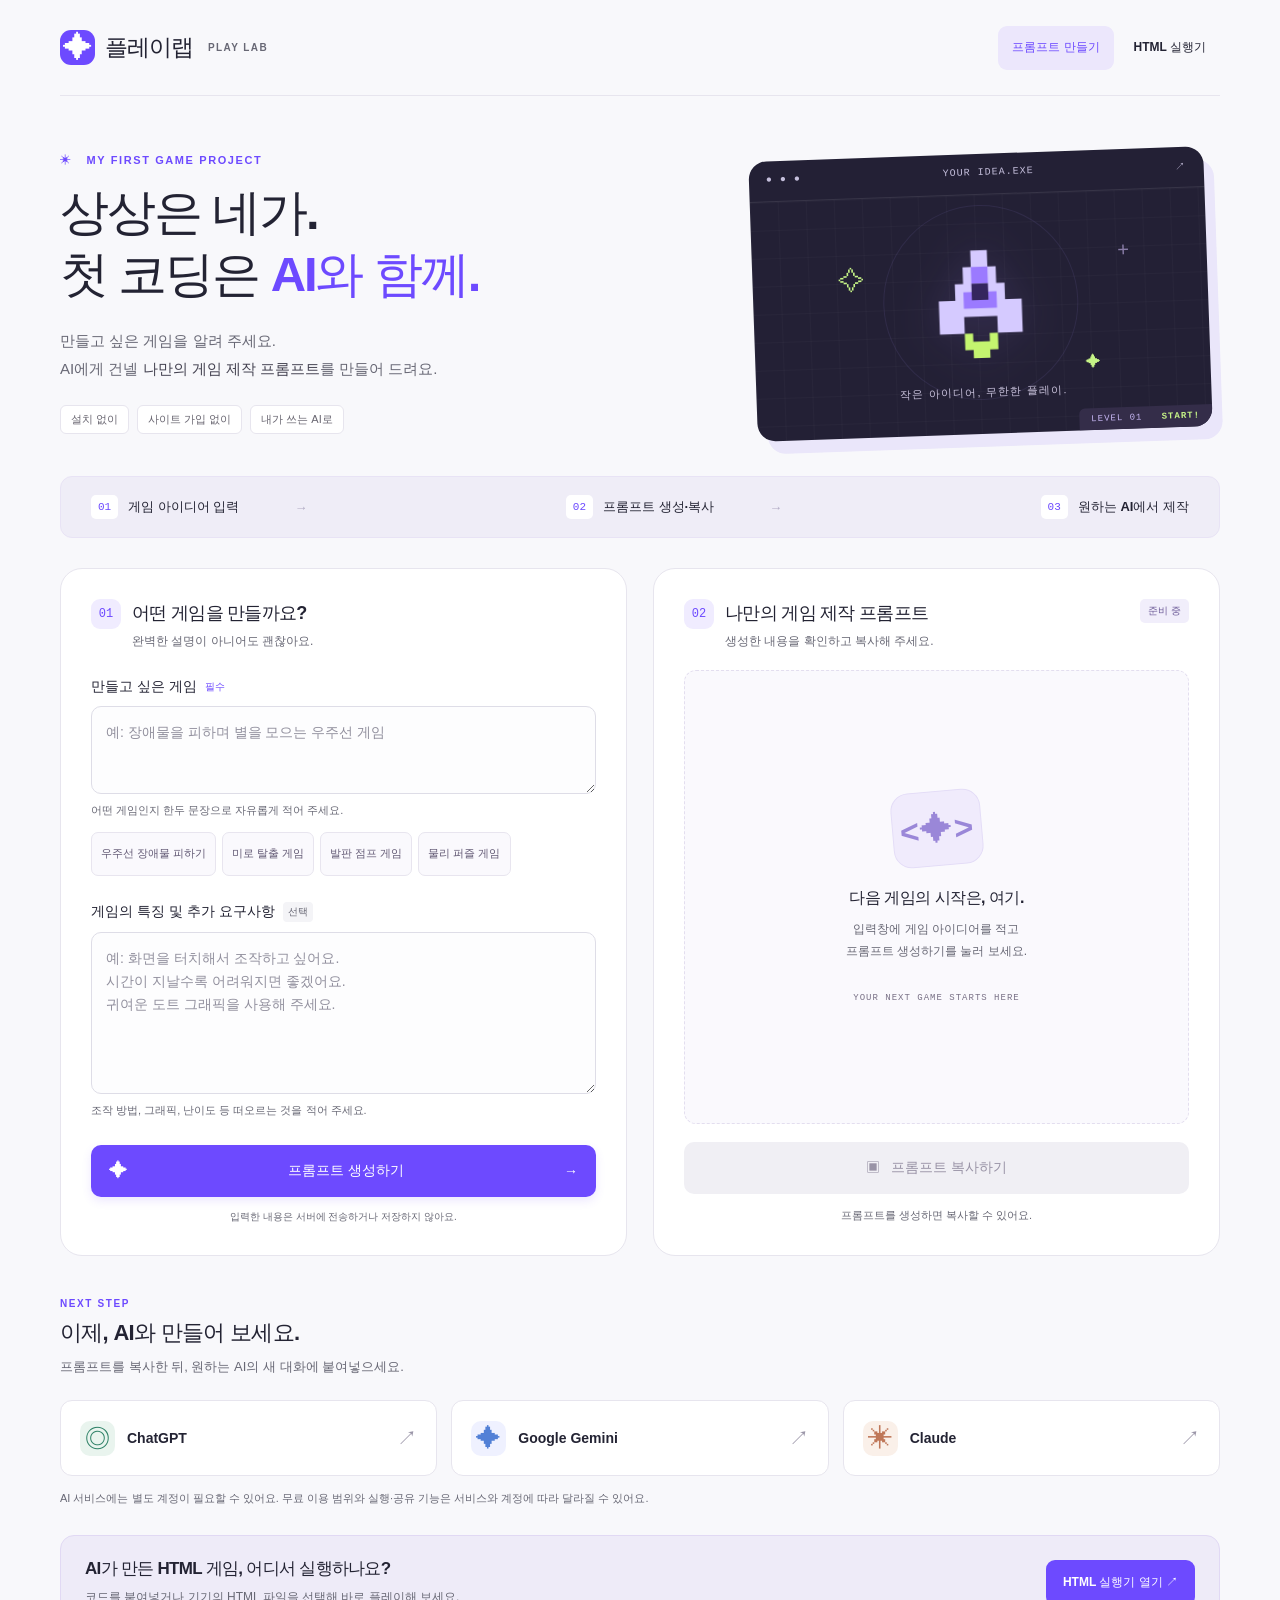
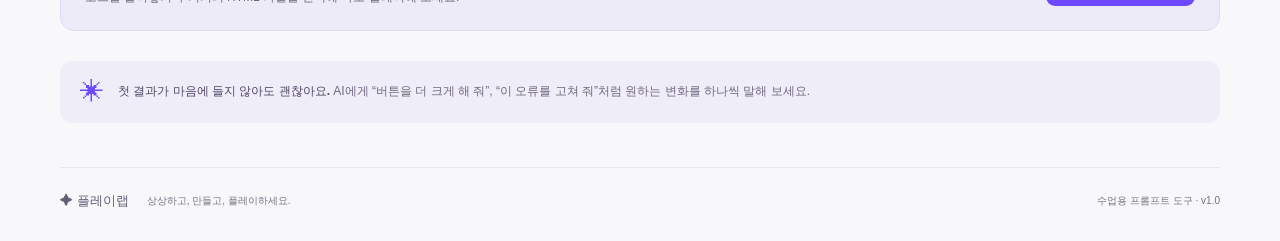
<file: index.html>
<!doctype html>
<html lang="ko"><head><meta charset="utf-8"><meta name="viewport" content="width=device-width, initial-scale=1"><meta name="theme-color" content="#6d4aff"><title>플레이랩 — 나의 첫 게임 만들기</title><link rel="icon" href="./assets/favicon.svg" type="image/svg+xml"><link rel="stylesheet" href="./css/styles.css"><link rel="stylesheet" href="./css/runner.css"><script defer src="./js/config.js"></script><script defer src="./js/prompt.js"></script><script defer src="./js/app.js"></script></head>
<body><a class="skip-link" href="#game-name">입력으로 바로 가기</a>
<header class="site-header wrap"><a class="brand" href="./"><span class="brand-mark" aria-hidden="true">✦</span> 플레이랩 <span class="brand-en">PLAY LAB</span></a><nav class="lab-nav" aria-label="주요 메뉴"><a href="./index.html" aria-current="page">프롬프트 만들기</a><a href="./runner.html">HTML 실행기</a></nav></header>
<main class="wrap">
<section class="hero" aria-labelledby="hero-title"><div><p class="eyebrow">✳ &nbsp; MY FIRST GAME PROJECT</p><h1 id="hero-title">상상은 네가.<br>첫 코딩은 <span>AI와 함께.</span></h1><p class="hero-description">만들고 싶은 게임을 알려 주세요.<br>AI에게 건넬 <strong>나만의 게임 제작 프롬프트</strong>를 만들어 드려요.</p><div class="hero-tags"><span>설치 없이</span><span>사이트 가입 없이</span><span>내가 쓰는 AI로</span></div></div>
<div class="game-art" aria-hidden="true"><div class="art-top"><span>● ● ●</span><span>YOUR IDEA.EXE</span><span>↗</span></div><div class="game-grid"><span class="star star-a">✧</span><span class="star star-b">+</span><span class="star star-c">✦</span><span class="orbit"></span><svg class="pixel-ship" viewBox="0 0 140 140"><path fill="#d5caff" d="M60 10h20v20h10v20h10v20h20v40H90V90H50v20H20V70h20V50h10V30h10z"/><path fill="#9b7aff" d="M60 30h20v20H60zm-10 30h40v20H50z"/><path fill="#34265e" d="M60 50h20v20H60z"/><path fill="#c4f56f" d="M50 110h10v20H50zm30 0h10v20H80zm-20 10h20v20H60z"/></svg><span class="art-label">작은 아이디어, 무한한 플레이.</span><span class="art-chip">LEVEL 01 &nbsp; <b>START!</b></span></div></div></section>
<ol class="steps" aria-label="이용 순서"><li><span>01</span> 게임 아이디어 입력</li><li><span>02</span> 프롬프트 생성·복사</li><li><span>03</span> 원하는 AI에서 제작</li></ol>
<div class="workspace"><section class="panel editor" aria-labelledby="input-title"><div class="section-heading"><span class="step-icon" aria-hidden="true">01</span><div><h2 id="input-title">어떤 게임을 만들까요?</h2><p>완벽한 설명이 아니어도 괜찮아요.</p></div></div><form id="prompt-form" novalidate><div id="fields"></div><p id="form-error" class="error" role="alert" hidden></p><button class="button primary generate" type="submit"><span aria-hidden="true">✦</span> 프롬프트 생성하기 <span aria-hidden="true">→</span></button><p class="privacy-note">입력한 내용은 서버에 전송하거나 저장하지 않아요.</p></form></section>
<section class="panel result" aria-labelledby="output-title"><div class="section-heading"><span class="step-icon" aria-hidden="true">02</span><div><h2 id="output-title">나만의 게임 제작 프롬프트</h2><p id="output-description">생성한 내용을 확인하고 복사해 주세요.</p></div><span id="result-badge" class="badge">준비 중</span></div><div id="empty-state" class="empty-state"><span class="empty-symbol" aria-hidden="true">&lt;✦&gt;</span><h3>다음 게임의 시작은, 여기.</h3><p>입력창에 게임 아이디어를 적고<br>프롬프트 생성하기를 눌러 보세요.</p><span class="empty-caption">YOUR NEXT GAME STARTS HERE</span></div><div id="result-content" hidden><p id="stale-message" class="stale" hidden>입력이 바뀌었어요. 다시 생성하면 수정 내용이 반영돼요.</p><label class="sr-only" for="prompt-output">완성된 프롬프트</label><textarea id="prompt-output" class="prompt-output" readonly spellcheck="false" aria-describedby="output-description"></textarea><div class="output-meta"><span>게임 제작 요청서</span><span id="character-count"></span></div></div><button id="copy-button" class="button copy" type="button" disabled>▣ &nbsp; 프롬프트 복사하기</button><p id="copy-status" class="copy-status" role="status" aria-live="polite">프롬프트를 생성하면 복사할 수 있어요.</p><div id="manual-copy" class="manual-copy" hidden><p>자동 복사를 사용할 수 없어요. 아래 버튼으로 전체 선택한 뒤, 선택 영역을 길게 누르거나 Ctrl+C / ⌘C로 복사해 주세요.</p><button id="select-button" class="button secondary" type="button">프롬프트 전체 선택</button></div></section></div>
<section class="ai-section" aria-labelledby="ai-title"><div class="ai-intro"><p class="eyebrow">NEXT STEP</p><h2 id="ai-title">이제, AI와 만들어 보세요.</h2><p>프롬프트를 복사한 뒤, 원하는 AI의 새 대화에 붙여넣으세요.</p></div><div id="ai-links" class="ai-links"></div><p class="service-note">AI 서비스에는 별도 계정이 필요할 수 있어요. 무료 이용 범위와 실행·공유 기능은 서비스와 계정에 따라 달라질 수 있어요.</p></section>
<section class="runner-entry" aria-labelledby="runner-entry-title"><div><h2 id="runner-entry-title">AI가 만든 HTML 게임, 어디서 실행하나요?</h2><p>코드를 붙여넣거나 기기의 HTML 파일을 선택해 바로 플레이해 보세요.</p></div><a href="./runner.html">HTML 실행기 열기 ↗</a></section><aside class="tip"><span aria-hidden="true">✳</span><p><strong>첫 결과가 마음에 들지 않아도 괜찮아요.</strong> AI에게 “버튼을 더 크게 해 줘”, “이 오류를 고쳐 줘”처럼 원하는 변화를 하나씩 말해 보세요.</p></aside></main>
<footer class="wrap footer"><span class="footer-brand">✦ 플레이랩</span><span>상상하고, 만들고, 플레이하세요.</span><span>수업용 프롬프트 도구 · v1.0</span></footer><noscript><p>브라우저 설정에서 JavaScript를 허용해 주세요.</p></noscript></body></html>
</file>
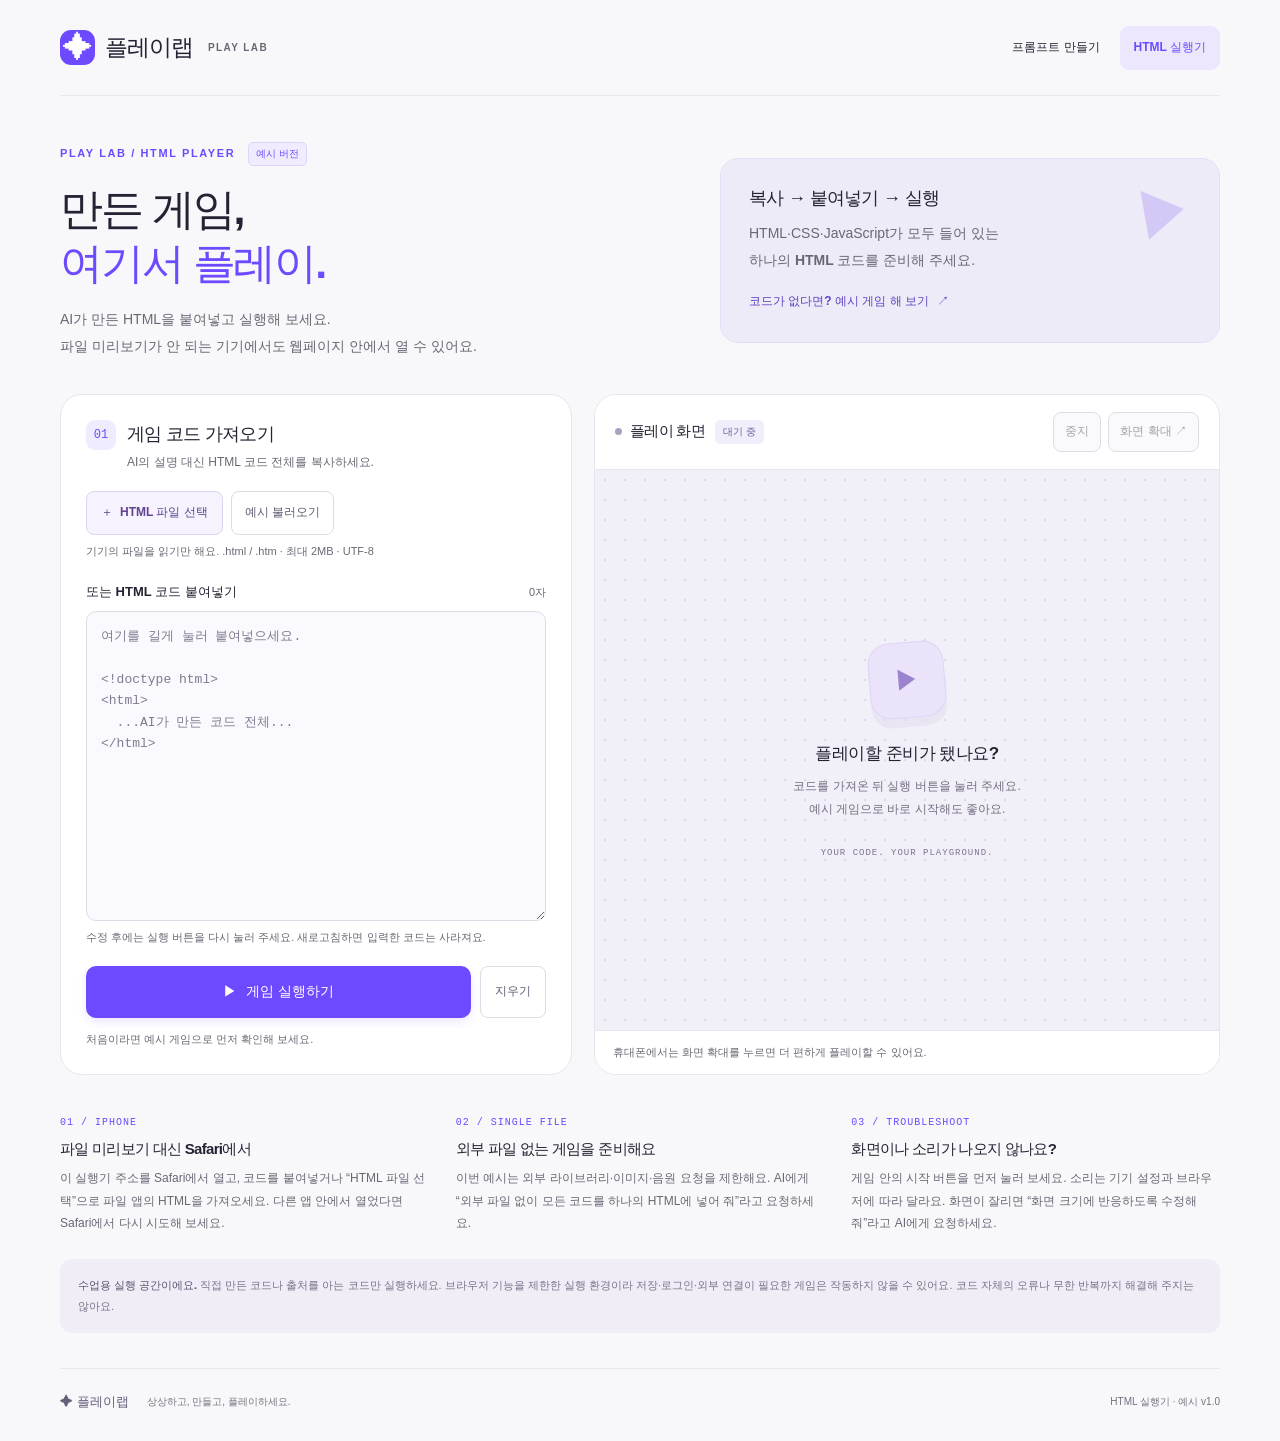
<file: runner.html>
<!doctype html>
<html lang="ko">
<head>
  <meta charset="utf-8">
  <meta name="viewport" content="width=device-width, initial-scale=1, viewport-fit=cover">
  <meta name="theme-color" content="#6d4aff">
  <meta name="description" content="AI가 만든 HTML 게임을 붙여넣거나 기기에서 선택해서 실행하는 플레이랩 실험실">
  <title>HTML 실행기 — 플레이랩</title>
  <link rel="icon" href="./assets/favicon.svg" type="image/svg+xml">
  <link rel="stylesheet" href="./css/styles.css">
  <link rel="stylesheet" href="./css/runner.css">
  <script defer src="./js/runner-core.js"></script>
  <script defer src="./js/runner-example.js"></script>
  <script defer src="./js/runner.js"></script>
</head>
<body class="runner-page">
<a class="skip-link" href="#html-code">HTML 입력으로 바로 가기</a>
<header class="site-header wrap">
  <a class="brand" href="./index.html"><span class="brand-mark" aria-hidden="true">✦</span> 플레이랩 <span class="brand-en">PLAY LAB</span></a>
  <nav class="lab-nav" aria-label="주요 메뉴"><a href="./index.html">프롬프트 만들기</a><a href="./runner.html" aria-current="page">HTML 실행기</a></nav>
</header>
<main class="wrap">
  <section class="runner-hero" aria-labelledby="runner-title">
    <div><p class="eyebrow">PLAY LAB / HTML PLAYER <span class="version-tag">예시 버전</span></p><h1 id="runner-title">만든 게임,<br><span>여기서 플레이.</span></h1><p>AI가 만든 HTML을 붙여넣고 실행해 보세요.<br>파일 미리보기가 안 되는 기기에서도 웹페이지 안에서 열 수 있어요.</p></div>
    <div class="runner-guide"><span class="guide-symbol" aria-hidden="true">▶</span><h2>복사 → 붙여넣기 → 실행</h2><p>HTML·CSS·JavaScript가 모두 들어 있는<br><strong>하나의 HTML 코드</strong>를 준비해 주세요.</p><button id="load-example-top" class="text-button" type="button">코드가 없다면? 예시 게임 해 보기 <span aria-hidden="true">↗</span></button></div>
  </section>
  <div class="runner-workspace">
    <section class="panel code-panel" aria-labelledby="code-title">
      <div class="section-heading"><span class="step-icon" aria-hidden="true">01</span><div><h2 id="code-title">게임 코드 가져오기</h2><p>AI의 설명 대신 HTML 코드 전체를 복사하세요.</p></div></div>
      <div class="import-row"><label class="file-button" for="html-file"><span aria-hidden="true">＋</span> HTML 파일 선택<input id="html-file" type="file" accept=".html,.htm,text/html" aria-describedby="file-help"></label><button id="load-example" class="small-button" type="button">예시 불러오기</button></div>
      <p id="file-help" class="field-hint">기기의 파일을 읽기만 해요. .html / .htm · 최대 2MB · UTF-8</p>
      <div class="code-label"><label for="html-code">또는 HTML 코드 붙여넣기</label><span id="code-count">0자</span></div>
      <textarea id="html-code" class="code-input" spellcheck="false" autocapitalize="off" autocomplete="off" autocorrect="off" aria-describedby="code-help" placeholder="여기를 길게 눌러 붙여넣으세요.&#10;&#10;&lt;!doctype html&gt;&#10;&lt;html&gt;&#10;  ...AI가 만든 코드 전체...&#10;&lt;/html&gt;"></textarea>
      <p id="code-help" class="field-hint">수정 후에는 실행 버튼을 다시 눌러 주세요. 새로고침하면 입력한 코드는 사라져요.</p>
      <div class="run-actions"><button id="run-code" class="button primary" type="button"><span aria-hidden="true">▶</span> 게임 실행하기</button><button id="clear-code" class="small-button" type="button">지우기</button></div>
      <p id="editor-status" class="editor-status" role="status" aria-live="polite">처음이라면 예시 게임으로 먼저 확인해 보세요.</p>
    </section>
    <section id="preview-panel" class="panel preview-panel" aria-labelledby="preview-title">
      <div class="preview-bar"><div class="preview-heading"><span class="live-dot" aria-hidden="true"></span><h2 id="preview-title">플레이 화면</h2><span id="run-state" class="badge">대기 중</span></div><div class="preview-actions"><button id="stop-code" class="small-button" type="button" disabled>중지</button><button id="expand-preview" class="small-button" type="button" disabled aria-expanded="false" aria-controls="preview-panel">화면 확대 ↗</button></div></div>
      <div id="frame-container" class="frame-container"><div id="preview-empty" class="preview-empty"><span aria-hidden="true" class="preview-icon">▶</span><h3>플레이할 준비가 됐나요?</h3><p>코드를 가져온 뒤 실행 버튼을 눌러 주세요.<br>예시 게임으로 바로 시작해도 좋아요.</p><span class="preview-caption">YOUR CODE. YOUR PLAYGROUND.</span></div></div>
      <p id="preview-status" class="preview-status" role="status" aria-live="polite">휴대폰에서는 화면 확대를 누르면 더 편하게 플레이할 수 있어요.</p>
    </section>
  </div>
  <section id="diagnostics" class="diagnostics" aria-labelledby="diagnostics-title" hidden><h2 id="diagnostics-title">실행 중 확인할 내용</h2><p>아래 메시지를 코드와 함께 AI에게 보여 주고 수정을 요청해 보세요.</p><ul id="error-list"></ul></section>
  <section class="runner-tips" aria-label="실행 도움말">
    <article><span class="tip-number">01 / IPHONE</span><h2>파일 미리보기 대신 Safari에서</h2><p>이 실행기 주소를 Safari에서 열고, 코드를 붙여넣거나 “HTML 파일 선택”으로 파일 앱의 HTML을 가져오세요. 다른 앱 안에서 열었다면 Safari에서 다시 시도해 보세요.</p></article>
    <article><span class="tip-number">02 / SINGLE FILE</span><h2>외부 파일 없는 게임을 준비해요</h2><p>이번 예시는 외부 라이브러리·이미지·음원 요청을 제한해요. AI에게 “외부 파일 없이 모든 코드를 하나의 HTML에 넣어 줘”라고 요청하세요.</p></article>
    <article><span class="tip-number">03 / TROUBLESHOOT</span><h2>화면이나 소리가 나오지 않나요?</h2><p>게임 안의 시작 버튼을 먼저 눌러 보세요. 소리는 기기 설정과 브라우저에 따라 달라요. 화면이 잘리면 “화면 크기에 반응하도록 수정해 줘”라고 AI에게 요청하세요.</p></article>
  </section>
  <aside class="runner-note"><strong>수업용 실행 공간이에요.</strong> 직접 만든 코드나 출처를 아는 코드만 실행하세요. 브라우저 기능을 제한한 실행 환경이라 저장·로그인·외부 연결이 필요한 게임은 작동하지 않을 수 있어요. 코드 자체의 오류나 무한 반복까지 해결해 주지는 않아요.</aside>
</main>
<footer class="wrap footer"><a class="footer-brand" href="./index.html">✦ 플레이랩</a><span>상상하고, 만들고, 플레이하세요.</span><span>HTML 실행기 · 예시 v1.0</span></footer>
<noscript><p>게임을 실행하려면 브라우저에서 JavaScript를 허용해 주세요.</p></noscript>
</body></html>
</file>
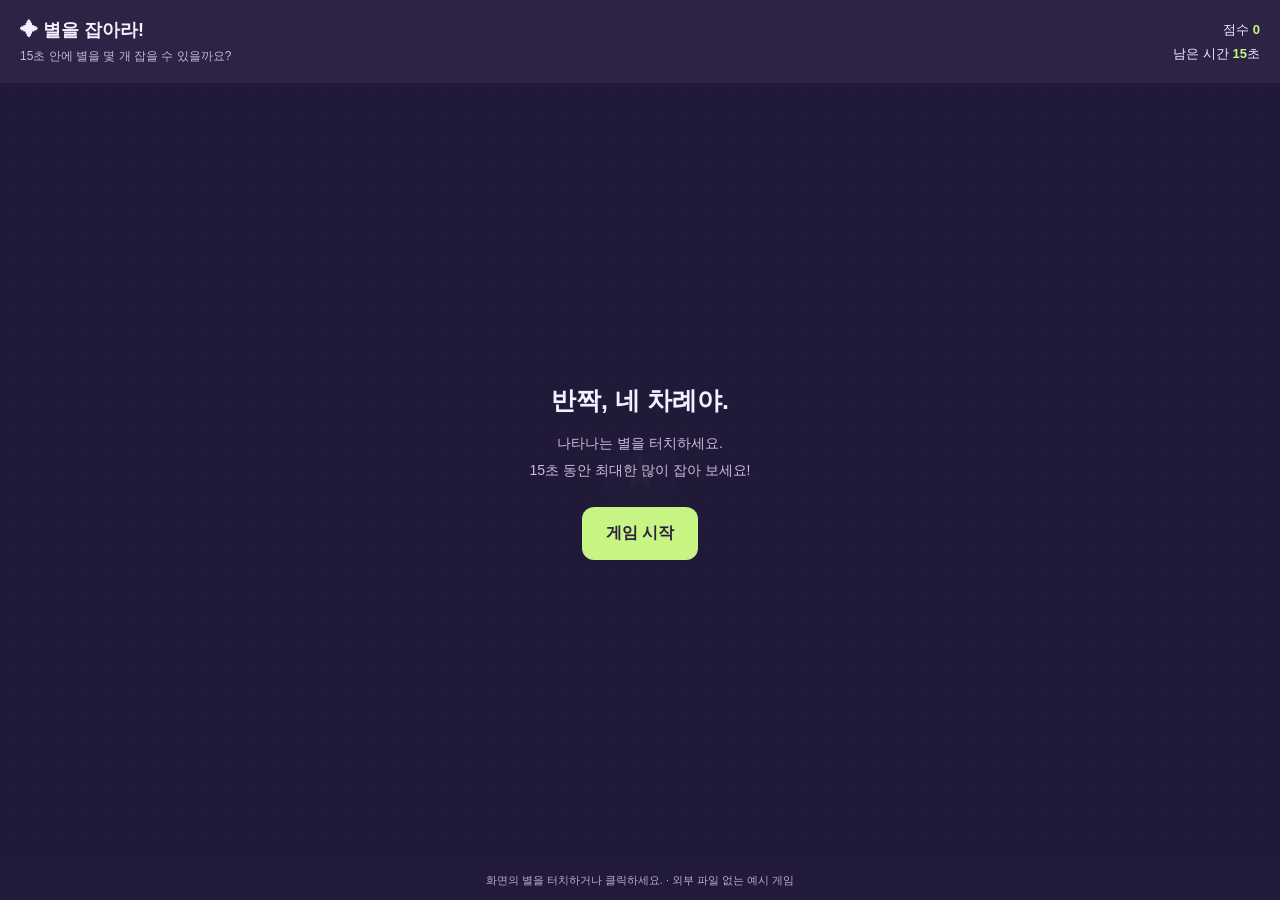
<file: examples/star-game.html>
<!doctype html>
<html lang="ko"><head><meta charset="utf-8"><meta name="viewport" content="width=device-width, initial-scale=1">
<title>별을 잡아라!</title>
<style>
*{box-sizing:border-box}body{margin:0;background:#211a38;color:#f5f0ff;font-family:-apple-system,BlinkMacSystemFont,sans-serif;min-height:100vh;min-height:100dvh;display:flex;flex-direction:column}
header{display:flex;align-items:center;justify-content:space-between;gap:12px;padding:18px 20px;background:#2c2345}h1{font-size:18px;margin:0}header p{font-size:12px;margin:6px 0 0;color:#c5b8da}.stats{text-align:right;white-space:nowrap;font-size:13px;line-height:1.8}.stats b{color:#c7f483}
#stage{flex:1;min-height:180px;position:relative;overflow:hidden;background-image:radial-gradient(#ffffff16 1px,transparent 1px);background-size:24px 24px}
#star{position:absolute;left:50%;top:50%;transform:translate(-50%,-50%);height:68px;width:68px;border:1px solid #ead897;border-radius:21px;font-size:44px;color:#fbe88e;background:#f3dd7420;touch-action:manipulation;cursor:pointer;line-height:1;box-shadow:0 0 35px #f3dd7416}
#star:active{background:#f3dd7460}#star:disabled{opacity:.4;cursor:default}
#overlay{position:absolute;inset:0;display:flex;align-items:center;justify-content:center;flex-direction:column;text-align:center;background:#211a38ef;padding:24px}
#overlay[hidden]{display:none}#overlay h2{font-size:25px;margin:0 0 13px}#overlay p{font-size:14px;color:#c8bddd;line-height:1.9;margin:0 0 24px}#start{border:0;border-radius:12px;padding:16px 24px;font-size:16px;font-weight:700;color:#2a2140;background:#c7f483;min-height:52px;cursor:pointer}
footer{padding:12px 16px;text-align:center;font-size:11px;color:#bbacd0}
@media(max-height:350px){header{padding:10px 16px}header p{display:none}#overlay h2{font-size:20px;margin-bottom:5px}#overlay p{margin-bottom:10px}footer{padding:6px}}
</style></head><body>
<header><div><h1>✦ 별을 잡아라!</h1><p>15초 안에 별을 몇 개 잡을 수 있을까요?</p></div><div class="stats">점수 <b id="score">0</b><br>남은 시간 <b id="time">15</b>초</div></header>
<main id="stage"><button id="star" type="button" aria-label="별 잡기" disabled>★</button><div id="overlay"><h2 id="title">반짝, 네 차례야.</h2><p id="description">나타나는 별을 터치하세요.<br>15초 동안 최대한 많이 잡아 보세요!</p><button id="start" type="button">게임 시작</button></div></main>
<footer>화면의 별을 터치하거나 클릭하세요. · 외부 파일 없는 예시 게임</footer>
<script>
(function(){
const stage=document.getElementById('stage'),star=document.getElementById('star'),overlay=document.getElementById('overlay');
let score=0,playing=false,until=0,timer=null;
function move(){const rect=stage.getBoundingClientRect();star.style.left=(38+Math.random()*Math.max(0,rect.width-76))+'px';star.style.top=(38+Math.random()*Math.max(0,rect.height-76))+'px';}
function tick(){const remaining=Math.max(0,Math.ceil((until-performance.now())/1000));document.getElementById('time').textContent=remaining;if(!remaining){playing=false;star.disabled=true;clearInterval(timer);overlay.hidden=false;document.getElementById('title').textContent='별 '+score+'개를 잡았어요!';document.getElementById('description').textContent='다시 도전해서 나만의 기록을 만들어 보세요.';document.getElementById('start').textContent='다시 시작';}}
document.getElementById('start').addEventListener('click',function(){clearInterval(timer);score=0;playing=true;until=performance.now()+15000;document.getElementById('score').textContent=0;overlay.hidden=true;star.disabled=false;move();tick();timer=setInterval(tick,100);});
star.addEventListener('click',function(){if(!playing)return;if(performance.now()>=until){tick();return;}score++;document.getElementById('score').textContent=score;move();});
addEventListener('resize',function(){if(playing)move();});
})();
</script></body></html>
</file>
<file: css/styles.css>
/* 교사용 디자인 설정: 대표 색상과 최대 폭을 여기서 변경하세요. */
:root{--primary:#6d4aff;--primary-dark:#5532db;--ink:#232333;--muted:#686875;--line:#e7e5ee;--page:#f8f8fb;--radius:22px;--width:1160px;font-family:Pretendard,"Noto Sans KR",-apple-system,BlinkMacSystemFont,"Segoe UI",sans-serif;color:var(--ink);background:var(--page);font-synthesis:none}
*{box-sizing:border-box}body{margin:0}button,textarea{font:inherit}button,a,textarea{-webkit-tap-highlight-color:transparent}button,a{touch-action:manipulation}button{cursor:pointer}button:disabled{cursor:default}a{color:inherit;text-decoration:none}button:focus-visible,a:focus-visible{outline:3px solid var(--primary);outline-offset:4px}[hidden]{display:none!important}.wrap{width:min(var(--width),calc(100% - 64px));margin-inline:auto}.site-header{height:96px;display:flex;align-items:center;justify-content:space-between;border-bottom:1px solid var(--line)}.brand{display:flex;align-items:center;gap:10px;font-size:23px;font-weight:850;letter-spacing:-1px}.brand-mark{display:grid;place-items:center;width:35px;height:35px;border-radius:11px;background:var(--primary);color:white;font-size:30px}.brand-en{font-size:10px;letter-spacing:1.4px;margin-left:5px;color:var(--muted)}.header-note{font-size:12px;color:var(--muted)}.hero{display:grid;grid-template-columns:1.25fr 1fr;gap:70px;align-items:center;padding:58px 0 42px}.eyebrow{font-size:11px;font-weight:750;letter-spacing:1.6px;color:var(--primary);margin:0 0 16px}h1{font-size:clamp(34px,4vw,49px);line-height:1.26;letter-spacing:-2.1px;margin:0 0 22px;font-weight:850}h1 span{color:var(--primary)}.hero-description{font-size:15px;line-height:1.85;color:var(--muted);margin:0}.hero-description strong{color:#444251;font-weight:650}.hero-tags{display:flex;gap:8px;margin-top:22px}.hero-tags span{padding:6px 10px;border:1px solid var(--line);border-radius:6px;font-size:11px;color:#686570;background:#fff}.game-art{background:#232035;border-radius:18px;transform:rotate(-2deg);box-shadow:10px 13px 0 #eae6fa;overflow:hidden}.art-top{display:flex;justify-content:space-between;padding:13px 17px;border-bottom:1px solid #ffffff18;color:#c5bfdc;font:10px monospace;letter-spacing:1px}.game-grid{height:239px;position:relative;background-image:linear-gradient(#ffffff06 1px,transparent 1px),linear-gradient(90deg,#ffffff06 1px,transparent 1px);background-size:28px 28px;display:flex;align-items:center;justify-content:center}.pixel-ship{width:116px;height:116px;position:relative;filter:drop-shadow(0 0 20px #ab8aff22);margin-top:-30px}.star{position:absolute;color:#c6f487;font-size:26px}.star-a{left:19%;top:28%}.star-b{right:17%;top:20%;color:#897ca7;font-size:20px}.star-c{right:24%;bottom:25%;font-size:15px}.orbit{position:absolute;width:195px;height:195px;border:1px solid #ad99ff18;border-radius:50%;top:10px}.art-label{position:absolute;bottom:34px;color:#c9c2dc;letter-spacing:1.2px;font-size:11px}.art-chip{position:absolute;bottom:0;right:0;font:9px monospace;letter-spacing:1px;background:#342d49;color:#c6b6f3;padding:6px 12px;border-radius:6px 0 0 0}.art-chip b{color:#c6f487}.steps{list-style:none;display:flex;justify-content:space-between;padding:18px 30px;margin:0 0 30px;background:#efedf7;border:1px solid #e8e3f5;border-radius:12px;gap:12px}.steps li{font-size:13px;font-weight:600;display:flex;align-items:center;gap:10px}.steps li span{font:11px monospace;color:var(--primary);background:white;border-radius:5px;padding:6px 7px}.steps li:not(:last-child):after{content:'→';color:#b2acc5;margin-left:45px}.workspace{display:grid;grid-template-columns:1fr 1fr;gap:24px;align-items:stretch}.panel{background:white;border:1px solid var(--line);border-radius:var(--radius);padding:28px;min-width:0}.section-heading{display:flex;align-items:flex-start;gap:11px;margin-bottom:28px}.step-icon{flex-shrink:0;display:grid;place-items:center;width:30px;height:30px;border-radius:9px;color:var(--primary);background:#f0ecff;font:12px monospace}h2{font-size:18px;letter-spacing:-.7px;margin:2px 0 7px}.section-heading p{font-size:12px;color:var(--muted);margin:0;line-height:1.5}.field{margin-bottom:26px}.field label{display:flex;align-items:center;gap:8px;font-weight:700;font-size:14px;margin-bottom:10px}.required,.optional{font-size:10px;font-weight:550}.required{color:var(--primary)}.optional{color:var(--muted);background:#f4f4f7;border-radius:4px;padding:3px 5px}textarea{width:100%;display:block;border:1px solid #dedde7;border-radius:10px;padding:14px;font-size:16px;line-height:1.65;resize:vertical;min-height:88px;color:var(--ink);background:#fdfdfe;transition:border-color .15s,box-shadow .15s}textarea::placeholder{color:#92909e;font-size:14px}textarea:focus{outline:none;border-color:var(--primary);box-shadow:0 0 0 3px #6d4aff18}textarea[aria-invalid=true]{border-color:#be3758}.field-hint{font-size:11px;line-height:1.6;color:var(--muted);margin:8px 0 0}.examples{display:flex;flex-wrap:wrap;gap:6px;margin-top:12px}.examples button{background:#faf9fd;border:1px solid #e8e5ef;border-radius:7px;padding:8px 9px;min-height:44px;font-size:11px;color:#625974}.examples button:hover{border-color:var(--primary);color:var(--primary)}.button{border:0;border-radius:10px;min-height:52px;font-size:14px;font-weight:700;display:flex;align-items:center;justify-content:center;gap:9px;padding:13px 18px;width:100%;transition:background .15s}.primary{color:white;background:var(--primary);box-shadow:0 4px 10px #6d4aff20}.primary:hover{background:var(--primary-dark)}.generate span:last-child{margin-left:auto}.generate span:first-child{margin-right:auto;font-size:19px}.privacy-note{font-size:10px;color:var(--muted);text-align:center;line-height:1.6;margin:12px 0 0}.result{display:flex;flex-direction:column}.result .section-heading{margin-bottom:20px}.badge{font-size:10px;white-space:nowrap;margin-left:auto;background:#f1eefb;color:#6d5b98;padding:5px 8px;border-radius:5px}.empty-state{flex:1;min-height:340px;background:#faf9fd;border:1px dashed #e3deef;border-radius:12px;display:flex;flex-direction:column;align-items:center;justify-content:center;text-align:center;margin-bottom:18px;padding:22px}.empty-symbol{font-size:33px;font-weight:700;letter-spacing:1px;color:#9a87d8;line-height:75px;width:90px;height:75px;border:1px solid #e4ddf7;border-radius:18px;background:#f0ebfc;transform:rotate(-5deg);margin-bottom:22px}.empty-state h3{font-size:16px;margin:0 0 10px;letter-spacing:-.5px}.empty-state p{font-size:12px;line-height:1.8;color:var(--muted);margin:0}.empty-caption{font:9px monospace;letter-spacing:1px;color:#797186;margin-top:30px}.copy{background:#eeebf8;color:#5f4a95}.copy:hover:not(:disabled){background:#e4dcfa}.copy:disabled{background:#f0eff4;color:#9993a6}.copy-status{text-align:center;font-size:11px;line-height:1.7;color:var(--muted);margin:12px 0 0;min-height:19px}.prompt-output{height:340px;min-height:240px;font-size:14px;line-height:1.85;background:#faf9fd;border-color:#e8e4f1;white-space:pre-wrap;overflow-wrap:anywhere}.output-meta{display:flex;justify-content:space-between;font-size:10px;color:var(--muted);padding:10px 2px 17px}#result-content{flex:1}.stale{font-size:12px;line-height:1.6;color:#8b590f;background:#fff5df;border-radius:8px;padding:10px;margin:0 0 12px}.error{font-size:13px;color:#b82e4d;line-height:1.6}.manual-copy{margin-top:12px;padding:12px;background:#f6f4fc;border-radius:10px}.manual-copy p{font-size:12px;line-height:1.7;margin:0 0 10px}.secondary{background:white;border:1px solid #ded8ef;color:#56417d;min-height:44px}.ai-section{margin-top:42px}.ai-intro .eyebrow{font-size:10px;margin-bottom:9px}.ai-intro h2{font-size:22px;margin:0 0 8px}.ai-intro p:not(.eyebrow){font-size:13px;color:var(--muted);line-height:1.7;margin:0}.ai-links{display:grid;grid-template-columns:repeat(3,1fr);gap:14px;margin-top:22px}.ai-link{display:flex;align-items:center;padding:19px;background:#fff;border:1px solid var(--line);border-radius:12px;gap:12px;min-height:76px}.ai-link:hover{border-color:#b3a3e8;box-shadow:0 3px 12px #38265f08}.ai-mark{display:grid;place-items:center;width:35px;height:35px;font-size:25px;border-radius:10px}.mint{color:#2d8066;background:#e9f4ee}.blue{color:#5280d6;background:#eff1ff}.peach{color:#bf7758;background:#faf0e9}.ai-link strong{font-size:14px}.link-arrow{margin-left:auto;color:#9b96a8;font-size:20px}.service-note{font-size:11px;line-height:1.8;color:var(--muted);margin:13px 0 0}.tip{display:flex;align-items:center;gap:14px;margin:30px 0 44px;padding:17px 20px;background:#efedf7;border-radius:12px}.tip>span{color:var(--primary);font-size:24px}.tip p{font-size:12px;color:#716881;line-height:1.8;margin:0}.tip strong{color:#514765}.footer{border-top:1px solid var(--line);display:flex;align-items:center;gap:18px;padding:24px 0 30px;font-size:10px;color:#77717f}.footer-brand{color:#665e77;font-weight:700;font-size:13px}.footer>span:last-child{margin-left:auto}.skip-link{position:fixed;left:12px;top:-80px;background:white;z-index:100;padding:12px;border:2px solid var(--primary);border-radius:8px}.skip-link:focus{top:12px}.sr-only{position:absolute;width:1px;height:1px;overflow:hidden;clip:rect(0,0,0,0);white-space:nowrap}#output-title{scroll-margin-top:24px}
@media(min-width:1100px){.panel{padding:30px}.workspace{gap:26px}.hero{gap:110px}.game-art{margin-right:12px}}
@media(max-width:900px){.wrap{width:calc(100% - 40px)}.hero{gap:30px}.game-grid{height:220px}.steps{padding:14px 18px}.steps li:not(:last-child):after{margin-left:10px}.panel{padding:22px}.section-heading{gap:8px}h2{font-size:16px}.badge{padding:4px}.brand-en{display:none}.hero-description{font-size:14px}}
@media(max-width:700px){.wrap{width:calc(100% - 32px)}.site-header{height:75px}.brand{font-size:21px}.header-note{font-size:10px}.hero{grid-template-columns:1fr;padding:36px 0 28px;gap:28px}h1{font-size:39px;letter-spacing:-1.8px}.hero-description{font-size:14px}.hero-tags{margin-top:17px}.game-art{width:min(100% - 14px,410px);justify-self:center;transform:rotate(-1.5deg);box-shadow:6px 7px 0 #eae6fa}.game-grid{height:163px}.pixel-ship{width:88px;height:88px;margin-top:-22px}.orbit{width:130px;height:130px;top:0}.art-label{bottom:25px;font-size:10px}.art-top{padding:9px 13px}.steps{gap:6px;padding:12px 10px;margin-bottom:20px}.steps li{font-size:10px;gap:5px;flex:1;flex-direction:column;text-align:center;line-height:1.6}.steps li span{padding:2px 6px;font-size:10px}.steps li:not(:last-child):after{display:none}.workspace{grid-template-columns:1fr;gap:18px}.panel{padding:23px 20px;border-radius:18px}.section-heading{margin-bottom:24px;gap:10px}h2{font-size:17px}.field{margin-bottom:25px}.field-hint,.privacy-note,.copy-status{font-size:11px}.empty-state{min-height:260px}.prompt-output{height:380px}.ai-section{margin-top:32px}.ai-intro h2{font-size:21px}.ai-links{grid-template-columns:1fr;gap:9px;margin-top:18px}.ai-link{padding:13px 16px;min-height:65px}.tip{align-items:flex-start;padding:16px;margin:24px 0 28px}.footer{flex-wrap:wrap;gap:8px 14px;padding:23px 0}.footer>span:last-child{width:100%;margin:0}.badge{font-size:9px}}
@media(max-width:360px){.header-note{display:none}h1{font-size:34px}.panel{padding:20px 16px}.section-heading{gap:7px}h2{font-size:16px}.badge{font-size:8px;padding:4px}.hero-tags{gap:5px}.hero-tags span{padding:6px 8px}}
@media(prefers-reduced-motion:reduce){*{scroll-behavior:auto!important;transition:none!important}}
</file>
<file: css/runner.css>
/* HTML 실행기 전용 스타일. 메인 페이지 색상 변수를 이어받습니다. */
.lab-nav{display:flex;gap:6px;align-items:center;font-size:12px;font-weight:650}.lab-nav a{padding:12px 14px;border-radius:9px;min-height:44px;display:flex;align-items:center}.lab-nav a[aria-current=page]{background:#ece7fc;color:var(--primary)}.lab-nav a:hover{background:#eeebf7}
.runner-hero{padding:46px 0 34px;display:grid;grid-template-columns:1.2fr 1fr;gap:60px;align-items:center}.runner-hero h1{font-size:43px;margin-bottom:16px}.runner-hero>div>p:not(.eyebrow){font-size:14px;line-height:1.9;color:var(--muted);margin:0}.version-tag{letter-spacing:0;display:inline-block;margin-left:8px;border:1px solid #ded5f9;background:#f0ebff;padding:4px 7px;border-radius:5px;font-size:10px}.runner-guide{background:#eeebf8;border:1px solid #e5def7;border-radius:18px;padding:25px 28px;position:relative;overflow:hidden}.guide-symbol{position:absolute;right:23px;top:24px;color:#d4c8f6;font-size:61px;transform:rotate(-10deg);line-height:1}.runner-guide h2{font-size:18px;margin-bottom:10px;position:relative}.runner-guide p{font-size:13px;line-height:1.8;color:#6d637f;margin:0;position:relative}.text-button{background:transparent;border:0;color:#6240c2;padding:12px 0 0;min-height:44px;font-size:12px;font-weight:700;text-align:left;position:relative}.text-button span{margin-left:5px}
.runner-workspace{display:grid;grid-template-columns:minmax(0,.9fr) minmax(0,1.1fr);gap:22px;align-items:stretch}.code-panel{padding:25px}.code-panel .section-heading{margin-bottom:20px}.import-row{display:flex;gap:8px;flex-wrap:wrap}.file-button{display:flex;align-items:center;justify-content:center;gap:7px;position:relative;overflow:hidden;min-height:44px;padding:10px 14px;border:1px solid #dcd4ee;border-radius:8px;background:#f6f3ff;font-size:12px;color:#5f438e;font-weight:700;cursor:pointer}.file-button input{position:absolute;inset:0;width:100%;height:100%;opacity:0;cursor:pointer;font-size:16px}.file-button:focus-within{outline:3px solid var(--primary);outline-offset:3px}.small-button{min-height:44px;border:1px solid #dedbe7;background:white;color:#625a72;padding:9px 13px;border-radius:8px;font:inherit;font-size:12px;font-weight:600;line-height:1.4}.small-button:hover:not(:disabled){background:#f2effb;border-color:#bca9ec}.small-button:disabled{color:#a6a0ae;background:#faf9fb;cursor:default}.code-label{display:flex;justify-content:space-between;gap:12px;align-items:center;margin:23px 0 10px}.code-label label{font-size:13px;font-weight:700}.code-label span{font-size:11px;color:var(--muted);white-space:nowrap}.code-input{height:310px;min-height:220px;background:#faf9fd;font-family:ui-monospace,SFMono-Regular,Consolas,monospace;font-size:16px;line-height:1.65;tab-size:2;overflow-wrap:normal;white-space:pre;overflow:auto}.code-input::placeholder{font-family:inherit;font-size:13px;color:#827b91}.run-actions{display:flex;gap:9px;margin-top:19px}.run-actions .small-button{min-width:66px}.run-actions .button{flex:1}.editor-status{font-size:11px;line-height:1.7;min-height:19px;color:var(--muted);margin:12px 0 0}.editor-status.is-error{color:#b82e4d}
.preview-panel{padding:0;overflow:hidden;display:flex;flex-direction:column;min-width:0;position:relative}.preview-bar{display:flex;flex-wrap:wrap;gap:12px;align-items:center;justify-content:space-between;padding:17px 20px;border-bottom:1px solid var(--line);background:white;flex-shrink:0}.preview-heading{display:flex;align-items:center;gap:8px;min-width:0}.preview-heading h2{font-size:15px;margin:0}.live-dot{width:7px;height:7px;border-radius:50%;background:#aaa0bf;flex-shrink:0}.is-running .live-dot{background:#5ca575}.preview-heading .badge{margin-left:2px}.preview-actions{display:flex;gap:7px}.preview-actions .small-button{padding:8px 11px;min-height:40px}.frame-container{position:relative;flex:1;min-height:480px;background:#f1eff7;isolation:isolate}.frame-container iframe{position:absolute;inset:0;width:100%;height:100%;border:0;background:#fff;display:block}.preview-empty{position:absolute;inset:0;display:flex;flex-direction:column;align-items:center;justify-content:center;text-align:center;padding:22px;background-image:radial-gradient(#ddd7eb 1px,transparent 1px);background-size:20px 20px}.preview-icon{display:grid;place-items:center;width:76px;height:76px;border:1px solid #ded4f6;background:#eae3fa;color:#9b83cd;border-radius:21px;font-size:26px;margin-bottom:24px;box-shadow:0 9px 0 #e2dbed80;transform:rotate(-5deg)}.preview-empty h3{margin:0 0 10px;font-size:17px;letter-spacing:-.5px}.preview-empty p{font-size:12px;line-height:1.9;color:#766e83;margin:0}.preview-caption{margin-top:27px;font:9px monospace;letter-spacing:1px;color:#80748f}.preview-status{font-size:11px;line-height:1.7;color:var(--muted);padding:12px 18px;margin:0;background:#fff;border-top:1px solid var(--line);flex-shrink:0}.preview-panel.expanded{position:fixed;inset:0;z-index:1000;border-radius:0;border:0;width:100%;height:100vh;height:100dvh;padding:env(safe-area-inset-top) env(safe-area-inset-right) env(safe-area-inset-bottom) env(safe-area-inset-left);background:white;overscroll-behavior:contain}.expanded .frame-container{min-height:0}.expanded .preview-bar{padding:9px 12px}.expanded .preview-status{padding:6px 12px;font-size:10px}body.preview-expanded{overflow:hidden}
.diagnostics{background:#fff5e9;border:1px solid #ead9bf;padding:19px 22px;border-radius:14px;margin-top:20px;color:#765627}.diagnostics h2{font-size:15px;margin:0 0 8px}.diagnostics p{font-size:12px;line-height:1.7;margin:0}.diagnostics ul{font:12px/1.8 ui-monospace,Consolas,monospace;padding-left:20px;overflow-wrap:anywhere;margin:10px 0 0;max-height:220px;overflow:auto}.runner-tips{display:grid;grid-template-columns:repeat(3,1fr);gap:27px;margin:36px 0 24px}.tip-number{font:10px monospace;letter-spacing:1px;color:var(--primary)}.runner-tips h2{font-size:15px;margin:11px 0 8px}.runner-tips p{font-size:12px;line-height:1.9;color:var(--muted);margin:0}.runner-note{font-size:11px;line-height:1.9;color:#7b7289;background:#f0edf7;border-radius:12px;padding:16px 18px;margin:0 0 35px}.runner-note strong{color:#5d526e}
.runner-entry{display:flex;justify-content:space-between;align-items:center;gap:18px;background:#eeebf8;border:1px solid #e1d9f4;border-radius:14px;padding:21px 24px;margin-top:26px}.runner-entry h2{font-size:17px;margin:0 0 7px}.runner-entry p{font-size:12px;line-height:1.8;color:var(--muted);margin:0}.runner-entry a{white-space:nowrap;min-height:46px;display:flex;align-items:center;justify-content:center;background:var(--primary);color:white;border-radius:9px;padding:12px 17px;font-size:12px;font-weight:700}
@media(max-width:900px){.runner-workspace{gap:16px}.runner-hero{gap:25px}.runner-hero h1{font-size:38px}.code-panel{padding:22px}.preview-bar{padding:14px}.preview-heading h2{font-size:14px}.runner-tips{gap:20px}}
@media(max-width:700px){.lab-nav{font-size:10px;gap:2px}.lab-nav a{padding:10px 8px}.runner-page .brand{font-size:19px;gap:6px}.runner-page .brand-mark{height:30px;width:30px;font-size:25px}.runner-hero{grid-template-columns:1fr;gap:22px;padding:29px 0 24px}.runner-hero h1{font-size:36px}.runner-hero>div>p:not(.eyebrow){font-size:13px}.runner-guide{padding:21px 23px}.runner-guide p br{display:none}.guide-symbol{font-size:53px;right:22px;top:22px}.runner-workspace{grid-template-columns:1fr;gap:18px}.code-panel{padding:23px 20px}.code-input{height:260px}.preview-bar{gap:10px;padding:14px}.frame-container{min-height:470px;height:65vh;height:65svh;flex:auto}.expanded .frame-container{height:auto;flex:1}.runner-tips{grid-template-columns:1fr;gap:21px;margin-top:30px}.runner-tips h2{font-size:16px;margin-top:8px}.runner-tips p{font-size:12px}.runner-note{margin-bottom:26px}.preview-actions .small-button{min-height:44px}.runner-entry{align-items:stretch;flex-direction:column;padding:20px}.runner-entry a{align-self:flex-start}.version-tag{margin-left:3px}.runner-page .brand-en{display:none}}
@media(max-width:370px){.runner-page .brand{font-size:17px}.runner-page .brand-mark{height:26px;width:26px;font-size:22px}.lab-nav a{padding:10px 5px}.preview-heading{gap:5px}.preview-actions .small-button{padding:8px}.preview-bar{padding:12px}.runner-hero .eyebrow{font-size:9px;letter-spacing:1px}}
</file>
